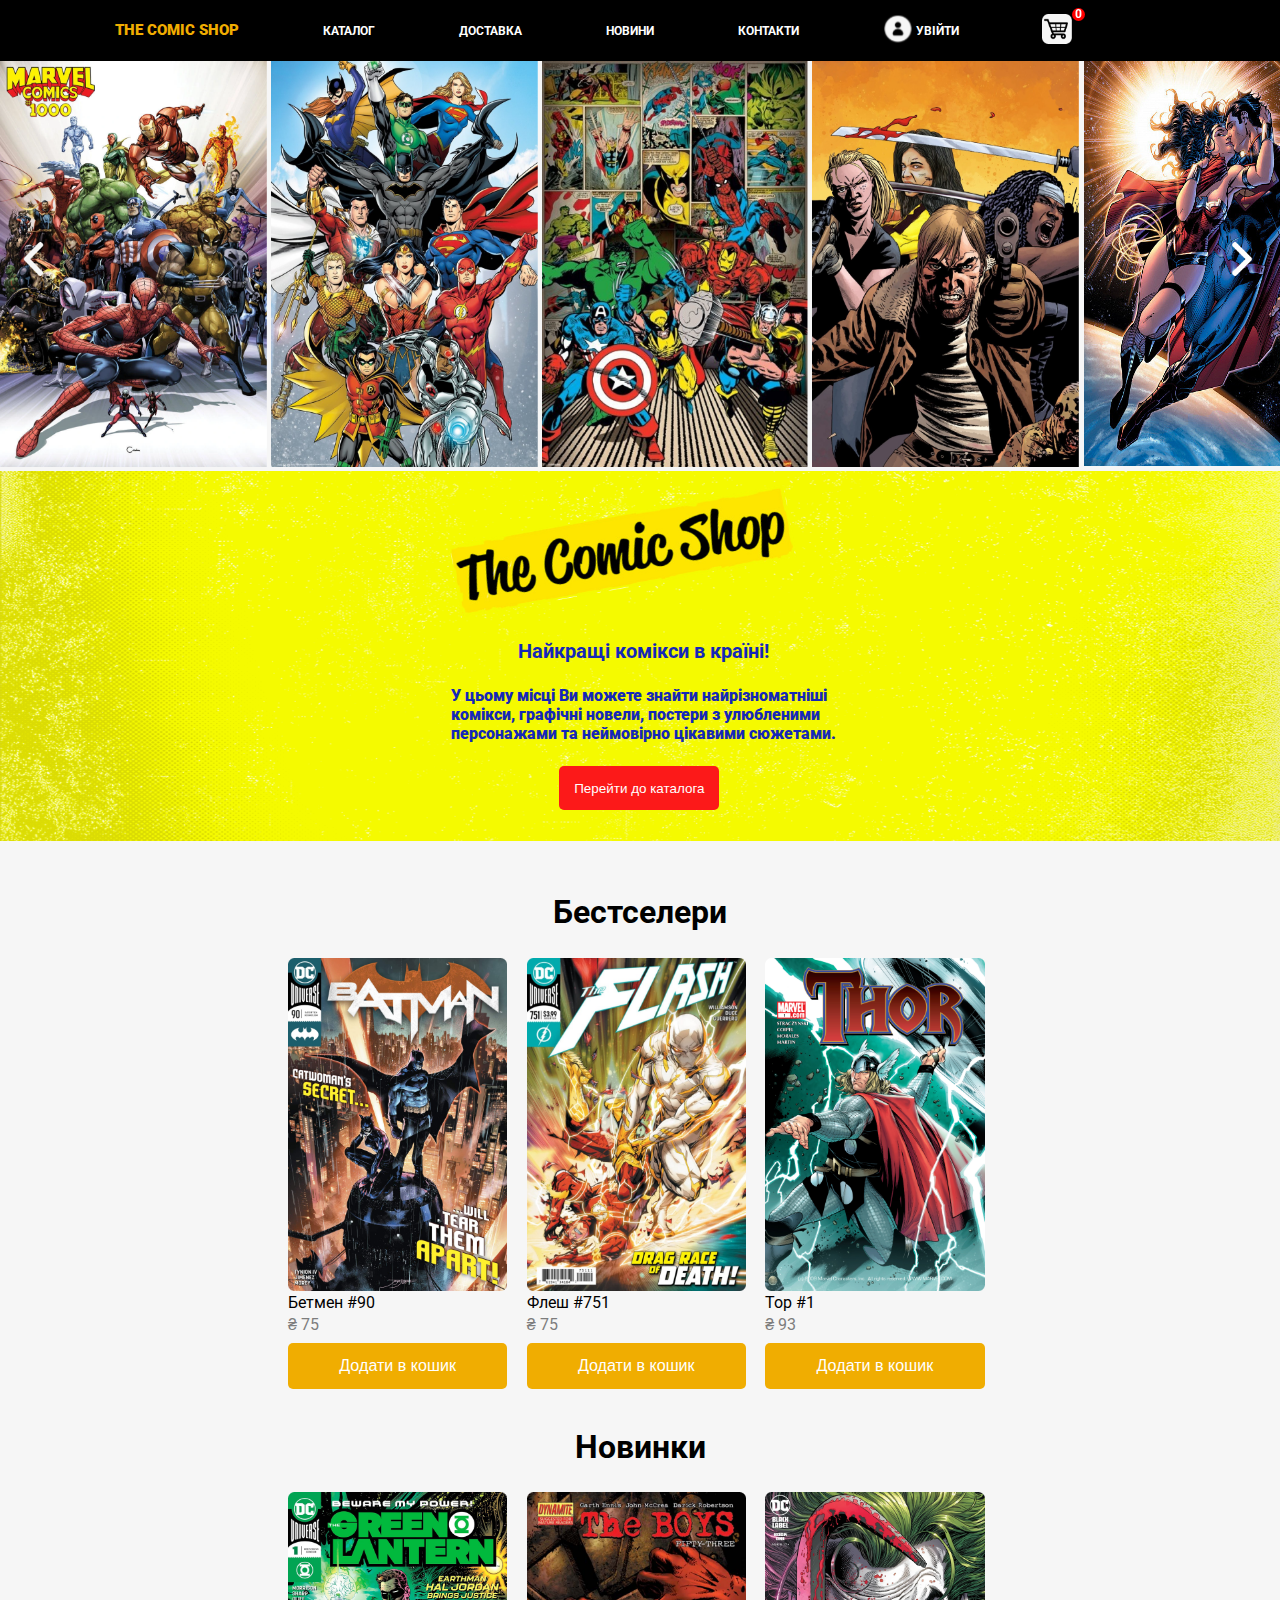
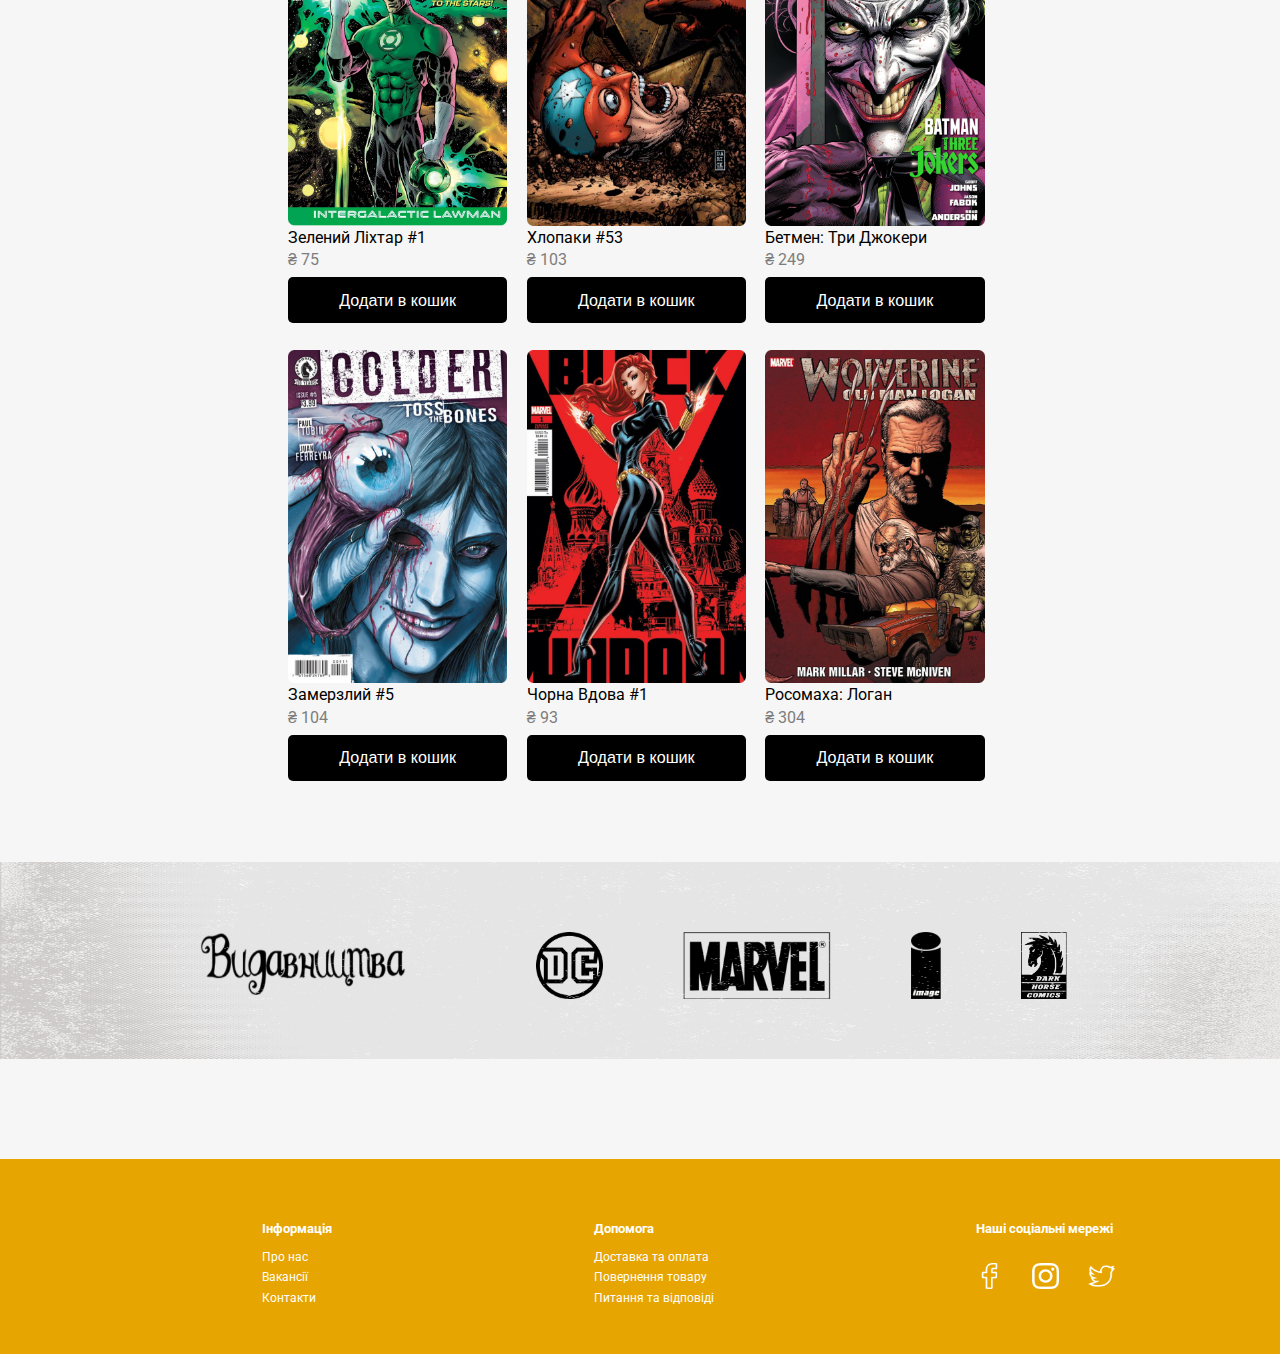
<file: index.html>
<!DOCTYPE html>
<html lang="en">
<head>
  <meta charset="UTF-8">
  <meta name="viewport" content="width=device-width, initial-scale=1.0">
  <title>The Comic Shop</title>
  <link rel="stylesheet" href="style.css">
  <link href="https://fonts.googleapis.com/css2?family=Roboto:wght@300&display=swap" rel="stylesheet">
</head>
<body>
  <header>
    <a href="index.html" class="name">THE COMIC SHOP</a>
    <a href="catalogue.html" class="link">КАТАЛОГ</a>
    <a href="" class="link">ДОСТАВКА</a>
    <a href="" class="link">НОВИНИ</a>
    <a href="" class="link">КОНТАКТИ</a>
    <a href="" class="link">
      <img src="images/login.svg" alt=""> УВІЙТИ
    </a>
    <a href="" class="cart">
      <img src="images/cart.png" alt="">
      <div class="circle"> 
        <p class="number"> 0 </p>
      </div>
    </a>
    <button class="menu_button">
      <img src="images/menu_line.png" alt="">
      <img src="images/menu_line.png" alt="">
      <img src="images/menu_line.png" alt="">
    </button>
  </header>
  <div class="slider">
    <img src="images/slide1.png" alt="" id="slide1">
    <img src="images/slide2.png" alt="">
    <img src="images/slide3.png" alt="" id="slide3">
    <img src="images/slide4.png" alt="" id="slide4">
    <img src="images/slide5.jpg" alt="" class="hidden_slide">
    <img src="images/slide6.jpg" alt="" class="hidden_slide">
    <img src="images/slide7.jpg" alt="" class="hidden_slide">
    <img src="images/slide8.jpg" alt="" class="hidden_slide">
    <img src="images/slide9.jpg" alt="" id="slide9">
    <img src="images/slide10.jpg" alt="" id="slide10">
    <img src="images/left-arrow.png" alt="" id="leftArrow">
    <img src="images/right-arrow.png" alt="" id="rightArrow">
  </div>
  <div class="information">
    <img src="images/information.png" alt="" id="grid1">
    <img src="images/logo.png" alt="" id="logo">
    <h2 class="best_comics"> Найкращі комікси в країні!</h2>
    <p class="info">У цьому місці Ви можете знайти найрізноматніші <br> комікси, графічні новели, постери з улюбленими <br> персонажами та неймовірно цікавими сюжетами.</p>
    <button id="goToCatalogue" onclick="location.href='catalogue.html'">Перейти до каталога</button>
  </div>
  <div class="bestsellers">
    <h1>Бестселери</h1>
    <div class="products">
      <div class="product">
        <img class="product_cover" src="images/batman90.png" alt="">
        <a href="" class="product_name">Бетмен #90</a>
        <p class="product_price">₴ 75</p>
        <button class="addToCart1">Додати в кошик</button>
      </div>
      <div class="product">
        <img class="product_cover" src="images/theflash751.png" alt="">
        <a href="productPage.html" class="product_name">Флеш #751</a>
        <p class="product_price">₴ 75</p>
        <button class="addToCart1">Додати в кошик</button>
      </div>
      <div class="product" id="third_product">
        <img class="product_cover" src="images/thor1.png" alt="">
        <a href="" class="product_name"> Тор #1</a>
        <p class="product_price">₴ 93</p>
        <button class="addToCart1">Додати в кошик</button>
      </div>
    </div>
  </div>
  <div class="newbies">
    <h1>Новинки</h1>
    <div class="products">
      <div class="product">
        <img class="product_cover" src="images/greenlantern1.png" alt="">
        <a href="" class="product_name"> Зелений Ліхтар #1</a>
        <p class="product_price">₴ 75</p>
        <button class="addToCart2">Додати в кошик</button>
      </div>
      <div class="product">
        <img class="product_cover" src="images/theboys53.png" alt="">
        <a href="" class="product_name">Хлопаки #53</a>
        <p class="product_price">₴ 103</p>
        <button class="addToCart2">Додати в кошик</button>
      </div>
      <div class="product" id="third_product">
        <img class="product_cover" src="images/batman_3_jokers.png" alt="">
        <a href="" class="product_name">Бетмен: Три Джокери</a>
        <p class="product_price">₴ 249</p>
        <button class="addToCart2">Додати в кошик</button>
      </div>
    </div>
    <div class="products">
      <div class="product">
        <img class="product_cover" src="images/colder5.png" alt="">
        <a href="" class="product_name">Замерзлий #5</a>
        <p class="product_price">₴ 104</p>
        <button class="addToCart2">Додати в кошик</button>
      </div>
      <div class="product">
        <img class="product_cover" src="images/blackwidow1.png" alt="">
        <a href="" class="product_name">Чорна Вдова #1</a>
        <p class="product_price">₴ 93</p>
        <button class="addToCart2">Додати в кошик</button>
      </div>
      <div class="product" id="third_product">
        <img class="product_cover" src="images/wolverine.png" alt="">
        <a href="" class="product_name">Росомаха: Логан</a>
        <p class="product_price">₴ 304</p>
        <button class="addToCart2">Додати в кошик</button>
      </div>
    </div>
  </div>
  <div class="publishers">
    <img src="images/information.png" alt="" id="grid">
    <div class="logos">
      <img src="images/publishers.png" alt="" id="publishers_logo">
      <img src="images/dc_logo.png" alt="" class="publisher_logo">
      <img src="images/marvel_logo.png" alt="" class="publisher_logo" id="logo2">
      <img src="images/image_logo.png" alt="" class="publisher_logo" id="logo3">
      <img src="images/dh_logo.png" alt="" class="publisher_logo" id="logo4">
    </div>
  </div>
  <div class="footer">
    <div class="footer_div">
      <h3>Інформація</h3>
      <a href="" class="footer_link">Про нас</a>
      <a href="" class="footer_link">Вакансії</a>
      <a href="" class="footer_link">Контакти</a>
    </div>
    <div class="footer_div">
      <h3> Допомога</h3>
      <a href="" class="footer_link">Доставка та оплата</a>
      <a href="" class="footer_link">Повернення товару</a>
      <a href="" class="footer_link">Питання та відповіді</a>
    </div>
    <div class="footer_div">
      <h3>Наші соціальні мережі</h3>
      <div class="icons">
        <a href="" class="footer_link"><img src="images/facebook.png" alt="" class="icon"></a>
        <a href="" class="footer_link"><img src="images/instagram.png" alt="" class="icon"></a>
        <a href="" class="footer_link"><img src="images/twitter.png" alt="" class="icon"></a>
      </div>
    </div>
  </div>
</body>
</html>
</file>
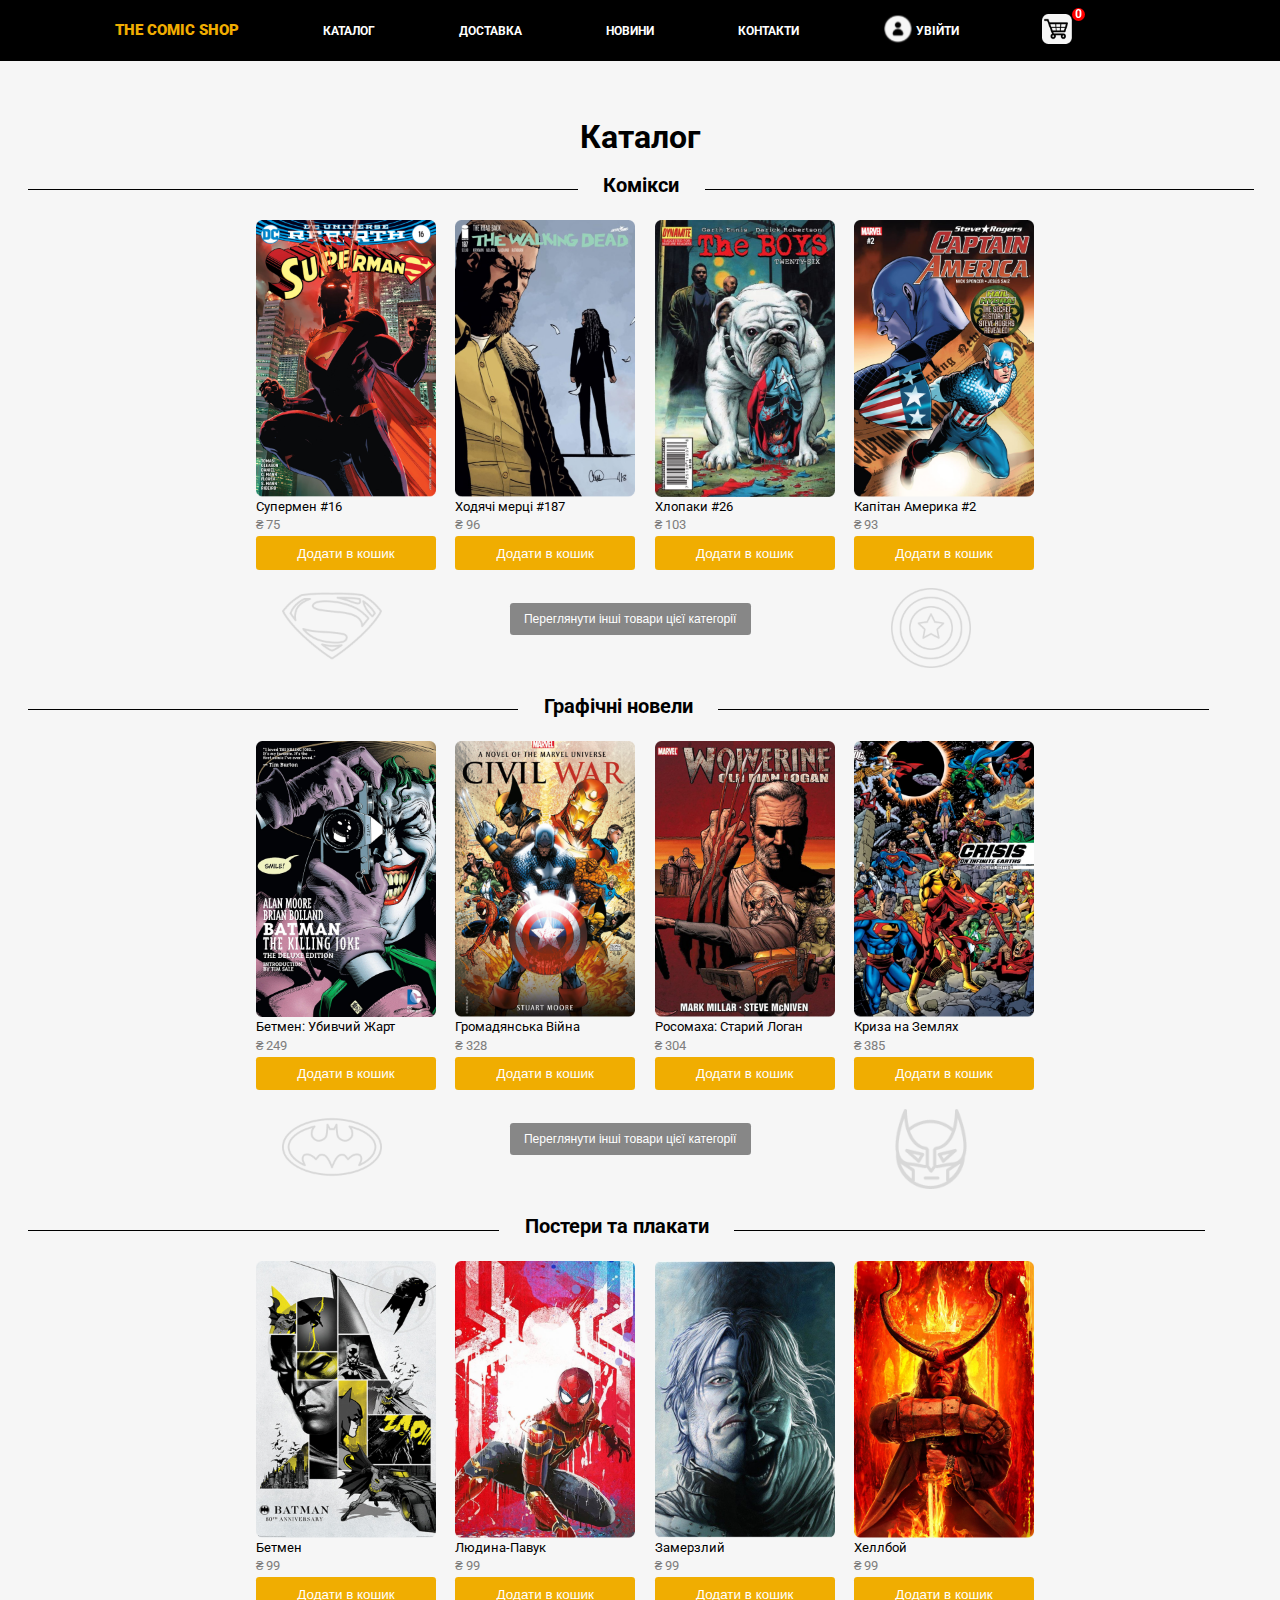
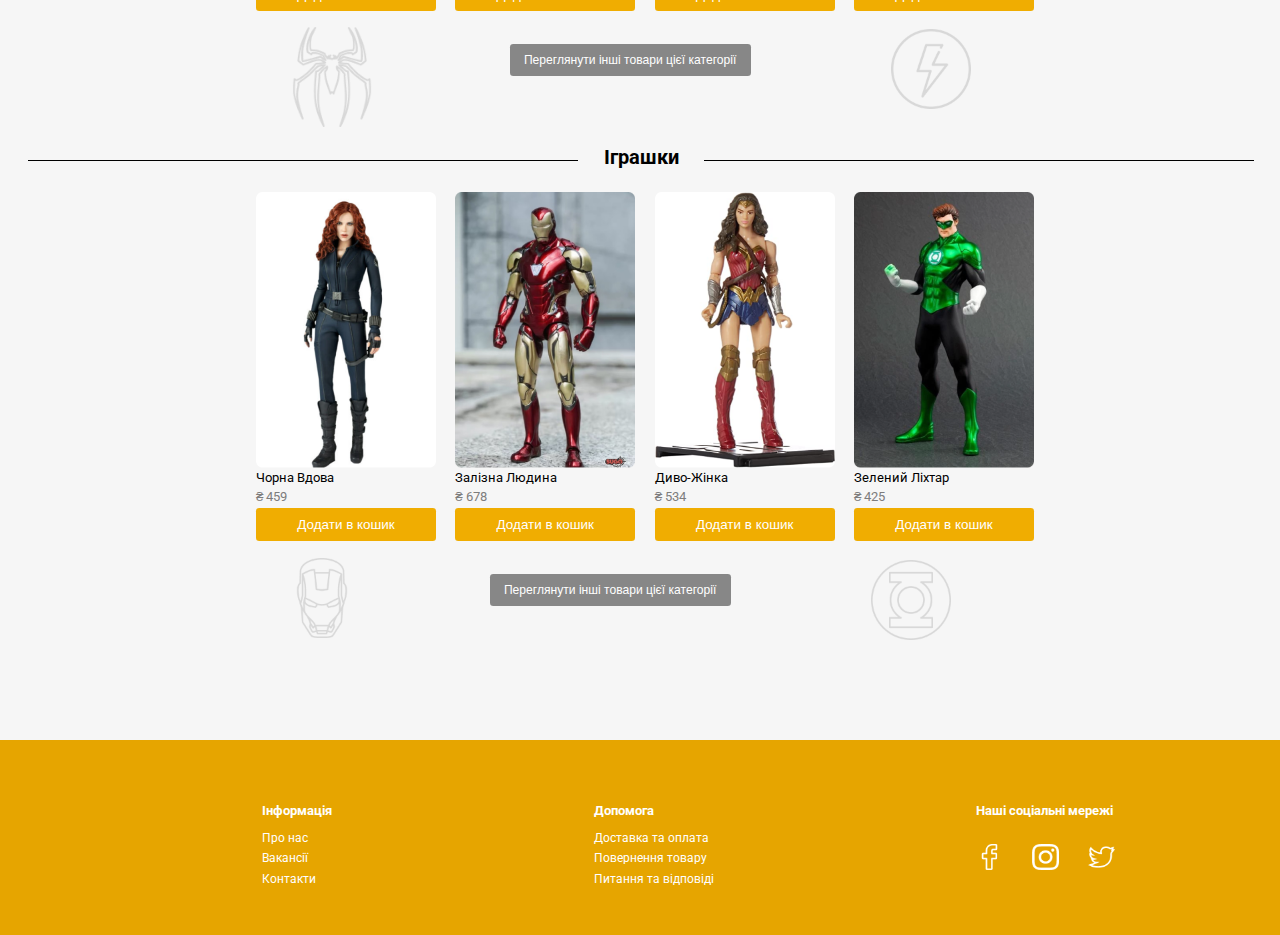
<file: catalogue.html>
<!DOCTYPE html>
<html lang="en">
<head>
  <meta charset="UTF-8">
  <meta name="viewport" content="width=device-width, initial-scale=1.0">
  <title>Каталог</title>
  <link rel="stylesheet" href="style.css">
  <link href="https://fonts.googleapis.com/css2?family=Roboto:wght@300&display=swap" rel="stylesheet">
</head>
<body>
  <header>
    <a href="index.html" class="name">THE COMIC SHOP</a>
    <a href="catalogue.html" class="link">КАТАЛОГ</a>
    <a href="" class="link">ДОСТАВКА</a>
    <a href="" class="link">НОВИНИ</a>
    <a href="" class="link">КОНТАКТИ</a>
    <a href="" class="link">
      <img src="images/login.svg" alt=""> УВІЙТИ
    </a>
    <a href="" class="cart">
      <img src="images/cart.png" alt="">
      <div class="circle"> 
        <p class="number"> 0 </p>
      </div>
    </a>
    <button class="menu_button">
      <img src="images/menu_line.png" alt="">
      <img src="images/menu_line.png" alt="">
      <img src="images/menu_line.png" alt="">
    </button>
  </header>
  <h1 class="catalogue">Каталог</h1>
  <div class="category">
    <div class="before"></div>
    <h2 class="category_name">Комікси</h2>
    <div class="after"></div>
  </div>
  <div class="category_products">
    <div class="first">
      <div class="product2">
        <img src="images/superman16.png" alt="">
        <a href="" class="product_name2">Супермен #16</a>
        <p class="product_price2">₴ 75</p>
        <button class="addToCart3">Додати в кошик</button>
      </div>
      <div class="product2">
        <img src="images/twd187.png" alt="">
        <a href="" class="product_name2">Ходячі мерці #187</a>
        <p class="product_price2">₴ 96</p>
        <button class="addToCart3">Додати в кошик</button>
      </div>
    </div>
    <div class="second">
      <div class="product2">
        <img src="images/theboys26.png" alt="">
        <a href="" class="product_name2">Хлопаки #26</a>
        <p class="product_price2">₴ 103</p>
        <button class="addToCart3">Додати в кошик</button>
      </div>
      <div class="product2" id="fourth_product">
        <img src="images/capitainamerica2.png" alt="">
        <a href="" class="product_name2">Капітан Америка #2</a>
        <p class="product_price2">₴ 93</p>
        <button class="addToCart3">Додати в кошик</button>
      </div>
    </div>
  </div>
  <div class="category_logos">
    <img src="images/pict1.png" alt="" class="left_picture">
    <button class="other_products">Переглянути інші товари цієї категорії</button>
    <img src="images/pict2.png" alt="" class="right_picture">
  </div>
  <div class="category">
    <div class="before2"></div>
    <h2 class="category_name">Графічні новели</h2>
    <div class="after2"></div>
  </div>
  <div class="category_products">
    <div class="first">
      <div class="product2">
        <img src="images/killing_joke.png" alt="">
        <a href="" class="product_name2">Бетмен: Убивчий Жарт</a>
        <p class="product_price2">₴ 249</p>
        <button class="addToCart3">Додати в кошик</button>
      </div>
      <div class="product2">
        <img src="images/civil_war.png" alt="">
        <a href="" class="product_name2">Громадянська Війна</a>
        <p class="product_price2">₴ 328</p>
        <button class="addToCart3">Додати в кошик</button>
      </div>
    </div>
    <div class="second">
      <div class="product2" id="fourth_product">
        <img src="images/logan.png" alt="">
        <a href="" class="product_name2">Росомаха: Старий Логан</a>
        <p class="product_price2">₴ 304</p>
        <button class="addToCart3">Додати в кошик</button>
      </div>
      <div class="product2">
        <img src="images/crisis.png" alt="">
        <a href="" class="product_name2">Криза на Землях</a>
        <p class="product_price2">₴ 385</p>
        <button class="addToCart3">Додати в кошик</button>
      </div>
    </div>
  </div>
  <div class="category_logos">
    <img src="images/pict3.png" alt="" class="left_picture">
    <button class="other_products">Переглянути інші товари цієї категорії</button>
    <img src="images/pict4.png" alt="" class="right_picture" id="wolvwrine">
  </div>
  <div class="category">
    <div class="before3"></div>
    <h2 class="category_name">Постери та плакати</h2>
    <div class="after3"></div>
  </div>
  <div class="category_products">
    <div class="first">
      <div class="product2">
        <img src="images/poster1.png" alt="">
        <a href="" class="product_name2">Бетмен</a>
        <p class="product_price2">₴ 99</p>
        <button class="addToCart3">Додати в кошик</button>
      </div>
      <div class="product2">
        <img src="images/poster2.png" alt="">
        <a href="" class="product_name2">Людина-Павук</a>
        <p class="product_price2">₴ 99</p>
        <button class="addToCart3">Додати в кошик</button>
      </div>
    </div>
    <div class="second">
      <div class="product2">
        <img src="images/poster3.png" alt="">
        <a href="" class="product_name2">Замерзлий</a>
        <p class="product_price2">₴ 99</p>
        <button class="addToCart3">Додати в кошик</button>
      </div>
      <div class="product2" id="fourth_product">
        <img src="images/poster4.png" alt="" class="hellboy">
        <a href="" class="product_name2">Хеллбой</a>
        <p class="product_price2">₴ 99</p>
        <button class="addToCart3">Додати в кошик</button>
      </div>
    </div>
  </div>
  <div class="category_logos">
    <img src="images/pict5.png" alt="" class="left_picture" id="spider_man">
    <button class="other_products">Переглянути інші товари цієї категорії</button>
    <img src="images/pict6.png" alt="" class="right_picture" id="wolvwrine">
  </div>
  <div class="category">
    <div class="before"></div>
    <h2 class="category_name">Іграшки</h2>
    <div class="after"></div>
  </div>
  <div class="category_products">
    <div class="first">
      <div class="product2">
        <img src="images/bwtoy.png" alt="">
        <a href="" class="product_name2">Чорна Вдова</a>
        <p class="product_price2">₴ 459</p>
        <button class="addToCart3">Додати в кошик</button>
      </div>
      <div class="product2">
        <img src="images/imtoy.png" alt="">
        <a href="" class="product_name2">Залізна Людина</a>
        <p class="product_price2">₴ 678</p>
        <button class="addToCart3">Додати в кошик</button>
      </div>
    </div>
    <div class="second">
      <div class="product2">
        <img src="images/wwtoy.png" alt="">
        <a href="" class="product_name2">Диво-Жінка</a>
        <p class="product_price2">₴ 534</p>
        <button class="addToCart3">Додати в кошик</button>
      </div>
      <div class="product2" id="fourth_product">
        <img src="images/gltoy.png" alt="">
        <a href="" class="product_name2">Зелений Ліхтар</a>
        <p class="product_price2">₴ 425</p>
        <button class="addToCart3">Додати в кошик</button>
      </div>
    </div>
  </div>
  <div class="category_logos">
    <img src="images/pict7.png" alt="" class="left_picture" id="iron_man">
    <button class="other_products">Переглянути інші товари цієї категорії</button>
    <img src="images/pict8.png" alt="" class="right_picture">
  </div>
  <div class="footer">
    <div class="footer_div">
      <h3>Інформація</h3>
      <a href="" class="footer_link">Про нас</a>
      <a href="" class="footer_link">Вакансії</a>
      <a href="" class="footer_link">Контакти</a>
    </div>
    <div class="footer_div">
      <h3> Допомога</h3>
      <a href="" class="footer_link">Доставка та оплата</a>
      <a href="" class="footer_link">Повернення товару</a>
      <a href="" class="footer_link">Питання та відповіді</a>
    </div>
    <div class="footer_div">
      <h3>Наші соціальні мережі</h3>
      <div class="icons">
        <a href="" class="footer_link"><img src="images/facebook.png" alt="" class="icon"></a>
        <a href="" class="footer_link"><img src="images/instagram.png" alt="" class="icon"></a>
        <a href="" class="footer_link"><img src="images/twitter.png" alt="" class="icon"></a>
      </div>
    </div>
  </div>
</body>
</html>
</file>
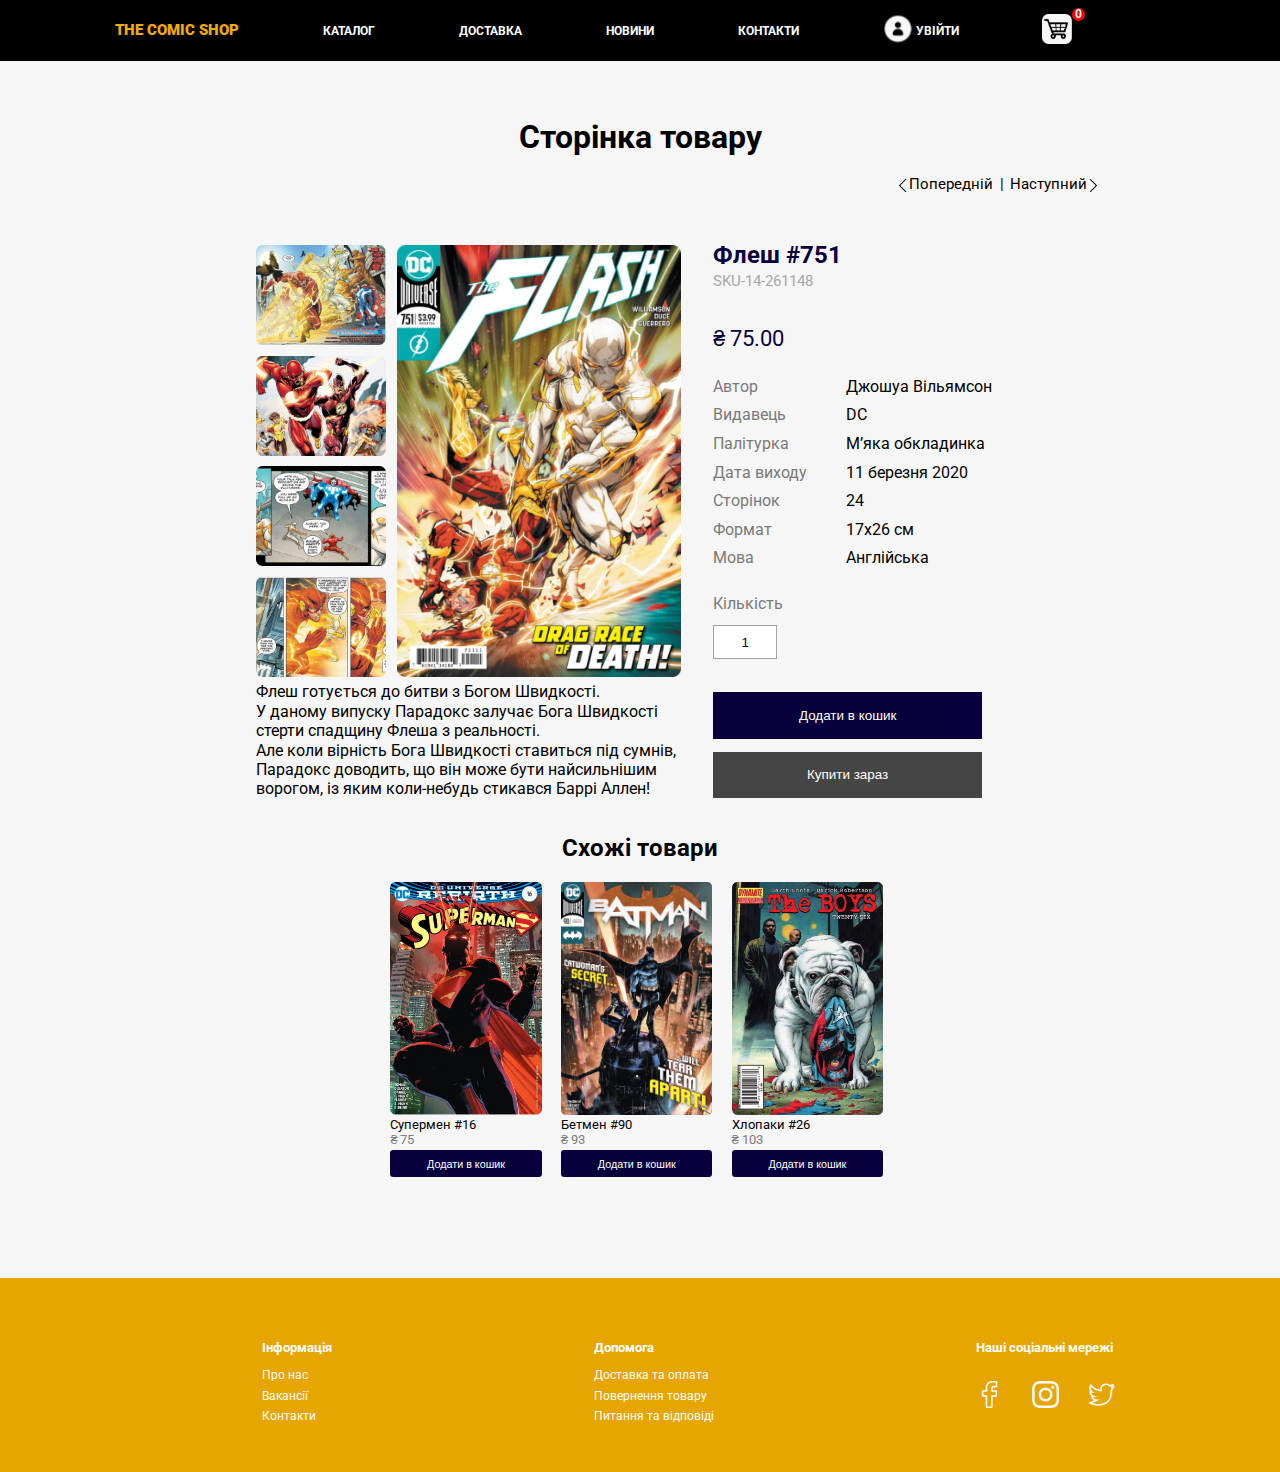
<file: productPage.html>
<!DOCTYPE html>
<html lang="en">
<head>
  <meta charset="UTF-8">
  <meta name="viewport" content="width=device-width, initial-scale=1.0">
  <title>Сторінка товару</title>
  <link rel="stylesheet" href="style.css">
  <link href="https://fonts.googleapis.com/css2?family=Roboto:wght@300&display=swap" rel="stylesheet">
</head>
<body>
  <header>
    <a href="index.html" class="name">THE COMIC SHOP</a>
    <a href="catalogue.html" class="link">КАТАЛОГ</a>
    <a href="" class="link">ДОСТАВКА</a>
    <a href="" class="link">НОВИНИ</a>
    <a href="" class="link">КОНТАКТИ</a>
    <a href="" class="link">
      <img src="images/login.svg" alt=""> УВІЙТИ
    </a>
    <a href="" class="cart">
      <img src="images/cart.png" alt="">
      <div class="circle"> 
        <p class="number"> 0 </p>
      </div>
    </a>
    <button class="menu_button">
      <img src="images/menu_line.png" alt="">
      <img src="images/menu_line.png" alt="">
      <img src="images/menu_line.png" alt="">
    </button>
  </header>
  <h1 class="catalogue">Сторінка товару</h1>
  <div class="prev_next">
    <a href=""><img src="images/prev.png" alt="" class="prev_img"></a>
    <a href="" class="prev">Попередній</a>
    <p class="divider">|</p>
    <a href="" class="next">Наступний</a>
    <a href=""><img src="images/next.png" alt="" class="prev_img"></a>
  </div>
  <div class="product_information">
    <div class="photos_about">
      <div class="photos">
        <div class="side_photos">
          <img src="images/sidephoto1.png" alt="" class="side_photo">
          <img src="images/sidephoto2.png" alt="" class="side_photo" id="side2">
          <img src="images/sidephoto3.png" alt="" class="side_photo" id="side3">
          <img src="images/sidephoto4.png" alt="" class="side_photo">
        </div>
        <div class="main_photo">
          <img src="images/theflash751.png" alt="">
        </div>
      </div>
      <div class="desctop_info">
        <p class="about">
          Флеш готується до битви з Богом Швидкості.
        </p>
        <p class="about">
          У даному випуску Парадокс залучає Бога Швидкості <br>стерти спадщину Флеша з реальності.
        </p>
        <p class="about">
          Але коли вірність Бога Швидкості ставиться під сумнів,<br> 
          Парадокс доводить, що він може бути найсильнішим <br>ворогом, 
          із яким коли-небудь стикався Баррі Аллен!
        </p> 
      </div>
      <div class="phone_info">
        <p class="about">
          Флеш готується до битви з Богом <br> Швидкості.
        </p>
        <p class="about">
          У даному випуску Парадокс залучає <br> Бога Швидкості стерти спадщину <br> Флеша  з реальності.
        </p>
        <p class="about">
          Але коли вірність Бога Швидкості <br> ставиться під сумнів, 
          Парадокс <br>доводить, що він може бути <br> найсильнішим ворогом, 
          із яким <br> коли-небудь  стикався Баррі Аллен!
        </p> 
      </div>
      </p>
    </div>
    <div class="description">
      <h1>Флеш #751</h1>
      <p class="code">SKU-14-261148</p>
      <p class="price">₴ 75.00</p>
      <div class="key_value">
        <div class="keys">
          <p>Автор</p>
          <p>Видавець</p>
          <p>Палітурка</p>
          <p>Дата виходу</p>
          <p>Сторінок</p>
          <p>Формат</p>
          <p>Мова</p>
        </div>
        <div class="values">
          <p>Джошуа Вільямсон</p>
          <p>DC</p>
          <p>М’яка обкладинка</p>
          <p>11 березня 2020</p>
          <p>24</p>
          <p>17х26 см</p>
          <p>Англійська</p>
        </div>
      </div>
      <p class="count">Кількість</p>
      <input type="text" class="itemsCount" value="1">
      <button class="addToCart4">Додати в кошик</button>
      <button class="buy">Купити зараз</button>
    </div>
  </div>
  <h2 class="similar_products_title">Схожі товари</h2>
  <div class="similar_products">
    <div class="product">
      <img src="images/superman16.png" alt="">
      <a href="" class="product_name3">Супермен #16</a>
      <p class="product_price3">₴ 75</p>
      <button class="addToCart5">Додати в кошик</button>
    </div>
    <div class="product">
      <img src="images/batman90.png" alt="">
      <a href="" class="product_name3">Бетмен #90</a>
      <p class="product_price3">₴ 93</p>
      <button class="addToCart5">Додати в кошик</button>
    </div>
    <div class="product" id="sp3">
      <img src="images/theboys26.png" alt="">
      <a href="" class="product_name3">Хлопаки #26</a>
      <p class="product_price3">₴ 103</p>
      <button class="addToCart5">Додати в кошик</button>
    </div>
  </div>
  <div class="footer">
    <div class="footer_div">
      <h3>Інформація</h3>
      <a href="" class="footer_link">Про нас</a>
      <a href="" class="footer_link">Вакансії</a>
      <a href="" class="footer_link">Контакти</a>
    </div>
    <div class="footer_div">
      <h3> Допомога</h3>
      <a href="" class="footer_link">Доставка та оплата</a>
      <a href="" class="footer_link">Повернення товару</a>
      <a href="" class="footer_link">Питання та відповіді</a>
    </div>
    <div class="footer_div">
      <h3>Наші соціальні мережі</h3>
      <div class="icons">
        <a href="" class="footer_link"><img src="images/facebook.png" alt="" class="icon"></a>
        <a href="" class="footer_link"><img src="images/instagram.png" alt="" class="icon"></a>
        <a href="" class="footer_link"><img src="images/twitter.png" alt="" class="icon"></a>
      </div>
    </div>
  </div>
</body>
</html>
</file>
<file: style.css>
@import url('https://fonts.googleapis.com/css2?family=Roboto:wght@400;700&display=swap');

* {
  box-sizing: border-box;
}

html {
  font-family: 'Roboto', sans-serif;
}

body {
  margin: 0;
  background-color: #F6F6F6;
  overflow-x: hidden;
}

header {
  height: calc(100vw * 0.0479);
  width: 100vw;
  background-color: black;
  font-family: 'Roboto', sans-serif;
  position: fixed;
  top: 0;
  z-index: 100;
}

button {
  cursor: pointer;
  outline: none;
}

.name {
  color: #F0AD01;
  font-size: 22px;
  line-height: calc(100vw * 0.0479);
  margin-left: 12.5vw;
  font-weight: 900;
  display: inline;
  text-decoration: none;
  cursor: pointer;
}

.link, .cart {
  color: white;
  font-size: 18px;
  line-height: calc(100vw * 0.0479);
  margin-left: 6.25vw;
  font-weight: 700;
  font-family: 'Roboto', sans-serif;
  display: inline;
  text-decoration: none;
}

.link img, .cart img {
  position: relative;
  top: 0.729vw;
  height: 2.344vw;
  width: 2.343vw;
}

.circle {
  background-color: red;
  width: 1.042vw;
  height: 1.042vw;
  border-radius: 100%;
  position: relative;
  top: -5.012vw;
  left: 86.2vw;
}

.circle p {
  color: white;
  position: relative;
  top: -1.86vw;
  left: 0.29vw;
  font-size: 15.5px;
}

.menu_button {
  display: none;
}

.slider {
  margin-top: 4.78vw;
  height: calc(20.833vw * 1.522);
}

.slider img {
  height: calc(20.833vw * 1.522);
  width: 20.833vw;
  margin-right: 0;
}

#slide1 {
  margin-right: 0.026vw;
}

.hidden_slide {
  position: relative;
  left: 84.2vw;
  top: -31.91vw;
}

#slide9, #slide10 {
  position: relative;
  left: 168.4vw;
  top: -63.83vw;
}

#leftArrow {
  position: relative;
  height: 2.625vw;
  width: 2.625vw;
  top: -79vw;
  left: -41vw;
  cursor: pointer;
}

#rightArrow {
  position: relative;
  height: 2.625vw;
  width: 2.625vw;
  top: -79vw;
  left: 50.5vw;
  cursor: pointer;
}

.information {
  margin-top: 0.4073vh;
  height: calc(100vw * 0.289);
  background-color: #F5FA00;
}

#grid1 {
  width: 100vw;
  height: calc(100vw * 0.289);
}

#logo {
  position: relative;
  top: -28.125vw;
  left: 35vw;
  height: calc(27.239vw * 0.383);
  width: 27.239vw;
}

.best_comics {
  color: #1427B8;
  position: relative;
  top: -28.125vw;
  left: 40.5vw;
  font-size: 30px;
}

.info {
  color: #1427B8;
  font-weight: 900;
  position: relative;
  top: -27.604vw;
  left: 35.2vw;
  font-size: 24px;
}

#goToCatalogue {
  background-color: #FC1919;
  border: none;
  color: white;
  height: 66px;
  width: 238px;
  border-radius: 5px;
  font-size: 20px;
  position: relative;
  top: -27.604vw;
  left: 43.7vw;
  margin-top: 0.511vw;
}

.bestsellers {
  margin-top: 4.092vw;
}

.bestsellers h1 {
  text-align: center;
  font-size: 48px;
}

.products {
  margin-left: 22.5vw;
  margin-top: 2.08vw;
  display: flex;
  flex-direction: row;
}

.products div {
  margin-left: 0vw;
}

.product {
  margin-right: 1.51vw;
  display: flex;
  flex-direction: column;
  max-width: 17.135vw;
}

.product_cover {
  height: calc(17.135vw * 1.52);
  width: 17.135vw;
}

.product_name {
  font-size: 24px;
  margin-top: 0.156vw;
  cursor: pointer;
  text-decoration: none;
  color: black;
}

.product_name:hover {
  text-decoration: underline;
}

.product_price {
  font-size: 24px;
  color: #7D7D7D;
  margin-top: 0.26vw;
}

.addToCart1, .addToCart2 {
  /* width: 17.135vw; */
  width: 100%;
  /* height: calc(17.135vw * 0.21); */
  height: 69px;
  font-size: 24px;
  border: none;
  background-color: #F0AD01;
  color: white;
  border-radius: 5px;
  margin-top: -0.613vw;
}

.newbies {
  margin-top: 3.073vw;
}

.newbies h1 {
  text-align: center;
  font-size: 48px;
}

.addToCart2 {
  background-color: black;
}

.publishers {
  height: 15.364vw;
  background-color: #E5E5E5;
  margin-top: 9vh;
}

#grid {
  width: 100vw;
  height: 15.364vw;
  position: relative;
  z-index: 10;
}

.logos {
  display: flex;
  flex-direction: row;
}

#publishers_logo {
  position: relative;
  top: -10.208vw;
  left: 15vw;
  height: calc(16.875vw * 0.29);
  width: 16.875vw;
}

.publisher_logo {
  position: relative;
  top: -10.208vw;
  left: 25vw;
  height: 5.208vw;
  margin-right: 6.25vw;
}

.footer {
  margin-top: 7.864vw;
  background-color: #E6A500;
  height: 15.208vw;
  display: flex;
  flex-direction: row;
}

.footer_div {
  padding-top: 3.802vw;
  padding-left: 20.468vw;
  display: flex;
  flex-direction: column;
  color: white;
}

.footer_link {
  font-size: 18px;
  cursor: pointer;
  text-decoration: none;
  color: white;
}

.footer_link:hover {
  text-decoration: underline;
}

.footer h3 {
  font-size: 20px;
}

.icons {
  margin-top: 1vw;
}

.icons a {
  margin-right: 2vw;
}

.icon {
  height: 2.083vw;
  width: 2.083vw;
}

.footer_div a {
  padding-bottom: 0.511vw;
}

.catalogue {
  margin-top: 9.206vw;
  text-align: center;
  font-size: 48px;
}

.category {
  margin-top: 2.557vw;
  display: flex;
  flex-direction: row;
}

.before, .after {
  margin-left: 2.1875vw;
  margin-right: 2vw;
  height: 0.102vw;
  background-color: black;
  width: 43vw;
}

.after {
  margin-left: 2vw;
}

.category_name {
  margin-top: -1.125vw;
  font-size: 31px;
}

.category_products {
  margin-left: 20vw;
  margin-top: 0.511vw;
  display: flex;
  flex-direction: row;
}

.first, .second {
  display: flex;
  flex-direction: row;
}

.product2 {
  margin-right: 1.51vw;
  display: flex;
  flex-direction: column;
  max-width: 14.0625vw;
}

.product2 img {
  width: 14.0625vw;
  height: calc(14.0625vw * 1.537);
}

.addToCart3 {
  margin-top: -0.718vw;
  height: 50px;
  width: 100%;
  background-color: #F0AD01;
  color: white;
  border: none;
  border-radius: 0.26vw;
  font-size: 20px;
}

.other_products {
  margin-top: 2.557vw;
  margin-left: 10vw;
  height: 52px;
  width: 385px;
  background-color: #878787;
  color: white;
  border: none;
  border-radius: 0.26vw;
  font-size: 18px;
}

.left_picture {
  margin-left: 22vw;
  margin-top: 0.511vw;
  height: 7.8125vw;
  width: 7.8125vw;
}

.category_logos {
  display: flex;
}

.right_picture {
  margin-left: 11vw;
  margin-top: 1.432vw;
  height: 6.25vw;
  width: 6.25vw;
}

.before2, .after2 {
  margin-left: 2.1875vw;
  margin-right: 2vw;
  height: 0.102vw;
  background-color: black;
  width: 38.3vw;
}

.after2 {
  margin-left: 2vw;
}

.product_name2 {
  font-size: 20px;
  margin-top: 0.153vw;
  cursor: pointer;
  text-decoration: none;
  color: black;
}

.product_name2:hover {
  text-decoration: underline;
}

.product_price2 {
  font-size: 20px;
  color: #7D7D7D;
  margin-top: 0.256vw;
}

#wolverine {
  height: 5.208vw;
  width: 5.208;
  margin-top: 5vh;
}

#spider_man {
  margin-top: 1.278vw;
}

#iron_man {
  margin-top: 1.278vw;
  height: 6.25vw;
  width: 6.25vw;
}

.before3, .after3 {
  margin-left: 2.1875vw;
  margin-right: 2vw;
  height: 0.102vw;
  background-color: black;
  width: 36.8vw;
}

.after3 {
  margin-left: 2vw;
}

.prev_next {
  display: flex;
  flex-direction: row;
  margin-left: 70vw;
}

.prev, .next {
  text-decoration: none;
  color: black;
  font-size: 22px;
  margin-top: -0.153vw;
}

.prev_img {
  height: 1.041vw;
  width: 1.041vw;
}

.divider {
  margin-top: -0.204vw;
  font-size: 23px;
  margin-left: 0.5vw;
  margin-right: 0.5vw;
}

.product_information {
  display: flex;
  margin-top: 2.046vw;
}

.photos {
  display: flex;
}

.side_photos {
  display: flex;
  flex-direction: column;
  margin-left: 20vw;
}

.side_photo {
  height: calc(10.156vw * 0.769);
  width: 10.156vw;
  margin-top: 0.833vw;
}

.main_photo img {
  height: calc(22.187vw * 1.521);
  width: 22.187vw;
  margin-top: 0.833vw;
  margin-left: 0.833vw;
}

.description {
  margin-left: 2.552vw;
  display: flex;
  flex-direction: column;
}

.description h1 {
  color: #08003D;
  font-size: 36px;
  margin-top: 0.511vw;
}

.code {
  font-size: 22px;
  color: #A7A7A7;
  margin-top: -1.023vw;
}

.price {
  color: #08003D;
  font-size: 32px;
}

.key_value {
  display: flex;
  margin-top: -1.023vw;
}

.keys p {
  color: #7A7A7A;
  font-size: 24px;
  margin-bottom: -0.511vw;
}

.values {
  margin-left: 3vw;
}

.values p {
  font-size: 24px;
  margin-bottom: -0.511vw;
}

.count {
  color: #7A7A7A;
  font-size: 24px;
  margin-top: 2.557vw;
}

.photos_about {
  max-width: 53.2vw;
}

.itemsCount {
  height: calc(5vw * 0.531);
  width: 5vw; 
  border: 0.052vw solid #A3A3A3;
  outline: none;
  text-align: center;
  font-size: 20px;
  margin-top: -0.256vw;
}

.addToCart4, .buy {
  height: 69px;
  width: 400px;
  border: none;
  background-color: #08003D;
  color: white;
  font-size: 20px;
  margin-top: 2.556vw;
}

.buy {
  background-color: #454545;
  margin-top: 1.023vw;
}

.about {
  margin-left: 20vw;
  font-size: 24px;
  margin-top: 0.078vw;
  margin-bottom: 0.078vw;
}

.similar_products_title {
  font-size: 36px;
  text-align: center;
}

.similar_products {
  margin-left: 30.5vw;
  margin-top: 0.511vw;
  display: flex;
  flex-direction: row;
  max-width: 11.823vw;
}

.similar_products img {
  height: calc(11.823vw * 1.541);
  width: 11.823vw;
}

.addToCart5 {
  height: 40px;
  width: 100%;
  background-color: #08003D;
  color: white;
  border: none;
  border-radius: 0.26vw;
  font-size: 16px;
  margin-top: -0.767vw;
}

.product_name3 {
  font-size: 19px;
  margin-top: 0.153vw;
  cursor: pointer;
  text-decoration: none;
  color: black;
}

.product_name3:hover {
  text-decoration: underline;
}

.product_price3 {
  font-size: 19px;
  color: #7D7D7D;
  margin-top: 0vh;
}

@media (max-width: 1880px) {
  .circle {
    left: 87vw;
  }
}

@media (max-width: 1850px) {
  .circle {
    left: 87.4vw;
  }
}

@media (max-width: 1825px) {
  .circle {
    left: 87.8vw;
  }
}

@media (max-width: 1800px) {
  .circle {
    left: 88.4vw;
  }
}

@media (max-width: 1775px) {
  .circle {
    left: 89vw;
  }
}

@media (max-width: 1750px) {
  .circle {
    left: 89.6vw;
  }
}

@media (max-width: 1725px) {
  .circle {
    left: 90vw;
  }
}

@media (max-width: 1700px) {
  .circle {
    left: 90.6vw;
  }

  .addToCart1, .addToCart2 {
    height: 61.75px;
  }

  #goToCatalogue {
    height: 58.37px;
    width: 210.7px;
  }

  .other_products {
    height: 46px;
    width: 341px;
  }

  .addToCart3 {
    height: 44.22px;
  }

  .addToCart4, .buy {
    height: 61px;
    width: 354px;
  }
}

@media (max-width: 1690px) {
  .hidden_slide {
    left: 84.4vw;
    top: -31.97vw;
  }

  .name {
    font-size: 19.5px;
    margin-left: 11vw;
  }
  
  .link, .cart {
    font-size: 16px;
  }

  .circle {
    left: 85.5vw;
  }
  
  .circle p {
    font-size: 12px;
  }

  .best_comics {
    font-size: 26.5px;
  }
  
  .info,
  .product_name,
  .product_price,
  .addToCart1,
  .addToCart2,
  .keys p,
  .values p,
  .count,
  .about {
    font-size: 21.25px;
  }
  
  #goToCatalogue,
  .footer h3,
  .addToCart3,
  .product_name2,
  .product_price2,
  .itemsCount,
  .addToCart4,
  .buy {
    font-size: 17.7px;
  }

  .bestsellers h1,
  .newbies h1,
  .catalogue {
    font-size: 42.5px;
  }

  .footer_link,
  .other_products {
    font-size: 15.94px;
  }
 
  .category_name {
    font-size: 27.5px;
  }
  
  .prev,
  .next,
  .code {
    font-size: 19.48px;
  }

  .divider {
    font-size: 20.4px;
  }

  .description h1,
  .similar_products_title {
    font-size: 31.88px;
  }
  
  .price {
    font-size: 28.33px;
  }

  .addToCart5 {
    font-size: 14.17px;
  }
  
  .product_name3,
  .product_price3 {
    font-size: 16.82px;
  }
}

@media (max-width: 1650px) {
  .circle {
    left: 86.2vw;
  }
}

@media (max-width: 1625px) {
  .circle {
    left: 86.6vw;
  }
}

@media (max-width: 1600px) {
  .circle {
    left: 87vw;
  }
}

@media (max-width: 1575px) {
  .circle {
    left: 87.4vw;
  }
}

@media (max-width: 1550px) {
  .circle {
    left: 88.2vw;
  }
}

@media (max-width: 1525px) {
  .circle {
    left: 88.9vw;
  }
}

@media (max-width: 1500px) {
  .name {
    font-size: 17.2px;
    margin-left: 10vw;
  }

  .addToCart1, .addToCart2 {
    height: 54px;
  }

  #goToCatalogue {
    height: 51.5px;
    width: 186px;
  }

  .addToCart3 {
    height: 39px;
  }

  .addToCart4, .buy {
    height: 53.9px;
    width: 312.5px;
  }
  
  .link, .cart {
    font-size: 14px;
  }

  .circle {
    left: 84.3vw;
  }
  
  .circle p {
    font-size: 12px;
  }

  .best_comics {
    font-size: 23.44px;
  }
  
  .info,
  .product_name,
  .product_price,
  .addToCart1,
  .addToCart2,
  .keys p,
  .values p,
  .count,
  .about {
    font-size: 18.75px;
  }
  
  #goToCatalogue,
  .footer h3,
  .addToCart3,
  .product_name2,
  .product_price2,
  .itemsCount,
  .addToCart4,
  .buy {
    font-size: 15.63px;
  }

  .bestsellers h1,
  .newbies h1,
  .catalogue {
    font-size: 37.5px;
  }

  .footer_link,
  .other_products {
    font-size: 14px;
  }

  .category_name {
    font-size: 23.5px;
  }
  
  .prev,
  .next,
  .code {
    font-size: 17.18px;
  }

  .divider {
    font-size: 18px;
  }

  .description h1,
  .similar_products_title {
    font-size: 28.13px;
  }
  
  .price {
    font-size: 25px;
  }

  .addToCart5 {
    font-size: 12.5px;
  }
  
  .product_name3,
  .product_price3 {
    font-size: 14.84px;
  }
}

@media (max-width: 1475px) {
  .circle {
    left: 84.6vw;
  }
}

@media (max-width: 1450px) {
  .circle {
    left: 85.3vw;
  }
}

@media (max-width: 1430px) {
  .hidden_slide {
    left: 84.55vw;
    top: -32vw;
  }

  .circle {
    left: 85.9vw;
  }
  
  .circle p {
    top: -1.84vw;
    left: 0.29vw;
  }
}

@media (max-width: 1400px) {
  .circle {
    left: 86.5vw;
    top: -5.2vw;
  }
}

@media (max-width: 1375px) {
  .circle {
    left: 87.2vw;
  }
}

@media (max-width: 1350px) {
  .circle {
    left: 87.8vw;
  }

  #goToCatalogue {
    height: 46.35px;
    width: 167.34px;
  }
}

@media (max-width: 1325px) {
  .circle {
    left: 88.6vw;
  }
}

@media (max-width: 1290px) {
  .hidden_slide {
    left: 84.65vw;
    top: -32.1vw;
  }

  .addToCart1, .addToCart2 {
    height: 46px;
  }

  #goToCatalogue {
    height: 44.3px;
    width: 160px;
  }

  .other_products {
    height: 32px;
    width: 241px;
  }

  .addToCart3 {
    height: 33.56px;
  }

  .addToCart4, .buy {
    height: 46.36px;
    width: 268.7px;
  }

  .addToCart5 {
    height: 26.84px;
  }

  .circle {
    left: 83.75vw;
  }
  
  .circle p {
    top: -1.84vw;
    left: 0.25vw;
  }

  .name {
    font-size: 14.9px;
    margin-left: 9vw;
  }
  
  .link, .cart {
    font-size: 12.2px;
  }

  .best_comics {
    font-size: 20.15px;
  }
  
  .info,
  .product_name,
  .product_price,
  .addToCart1,
  .addToCart2,
  .keys p,
  .values p,
  .count,
  .about {
    font-size: 16.13px;
  }
  
  #goToCatalogue,
  .footer h3,
  .addToCart3,
  .product_name2,
  .product_price2,
  .itemsCount,
  .addToCart4,
  .buy {
    font-size: 13.44px;
  }

  .bestsellers h1,
  .newbies h1,
  .catalogue {
    font-size: 32.25px;
  }

  .footer_link,
  .other_products {
    font-size: 12.1px;
  }

  .category_name {
    font-size: 19.9px;
  }
  
  .prev,
  .next,
  .code {
    font-size: 14.78px;
  }

  .divider {
    font-size: 15.45px;
  }

  .description h1,
  .similar_products_title {
    font-size: 24.18px;
  }
  
  .price {
    font-size: 21.5px;
  }

  .addToCart5 {
    font-size: 10.75px;
  }
  
  .product_name3,
  .product_price3 {
    font-size: 12.76px;
  }
}

@media (max-width: 1275px) {
  .circle {
    left: 84.3vw;
  }
}

@media (max-width: 1245px) {
  .circle {
    left: 84.8vw;
  }
}

@media (max-width: 1220px) {
  .circle {
    left: 85.4vw;
  }
}

@media (max-width: 1195px) {
  .circle {
    left: 86.3vw;
  }
}

@media (max-width: 1170px) {
  .prev, .next {
    margin-top: 0vw;
  }

  .hidden_slide {
    left: 84.8vw;
    top: -32.1vw;
  }

  .circle {
    left: 87vw;
  }

  .circle p {
    font-size: 11px;
  }

  #goToCatalogue {
    height: 40.17px;
    width: 145px;
  }
}

@media (max-width: 1150px) {
  .circle {
    left: 87.7vw;
  }
}

@media (max-width: 1125px) {
  .circle {
    left: 88.6vw;
  }
}

@media (max-width: 1100px) {
  .name {
    font-size: 12.6px;
    margin-left: 8vw;
  }

  .addToCart1, .addToCart2 {
    height: 39.5px;
  }

  #goToCatalogue {
    height: 37.7px;
    width: 136px;
  }

  .addToCart3 {
    height: 28.6px;
  }

  .addToCart4, .buy {
    height: 39.5px;
    width: 229px;
  }
  
  .link, .cart {
    font-size: 10.3px;
  }

  .circle {
    left: 82.8vw;
  }

  .best_comics {
    font-size: 17.18px;
  }
  
  .info,
  .product_name,
  .product_price,
  .addToCart1,
  .addToCart2,
  .keys p,
  .values p,
  .count,
  .about {
    font-size: 13.75px;
  }
  
  #goToCatalogue,
  .footer h3,
  .addToCart3,
  .product_name2,
  .product_price2,
  .itemsCount,
  .addToCart4,
  .buy {
    font-size: 11.46px;
  }

  .bestsellers h1,
  .newbies h1,
  .catalogue {
    font-size: 27.5px;
  }

  .footer_link,
  .other_products {
    font-size: 10.3px;
  }

  .category_name {
    font-size: 16.5px;
  }
  
  .prev,
  .next,
  .code {
    font-size: 12.6px;
  }

  .divider {
    font-size: 13.17px;
  }

  .description h1,
  .similar_products_title {
    font-size: 20.63px;
  }
  
  .price {
    font-size: 18.33px;
  }

  .addToCart5 {
    font-size: 9.17px;
  }
  
  .product_name3,
  .product_price3 {
    font-size: 10.88px;
  }
}

@media (max-width: 1070px) {
  .circle {
    left: 83.9vw;
  }
}

@media (max-width: 1040px) {
  .prev, .next {
    margin-top: 0.2vw;
  }

  .divider {
    margin-top: -0.104vw;
  }

  .hidden_slide {
    left: 84.95vw;
    top: -32.1vw;
  }

  .circle {
    top: -5.3vw;
    left: 84.7vw;
  }
  
  .circle p {
    top: -1.81vw;
    left: 0.25vw;
  }
}

@media (max-width: 1020px) {
  .circle {
    left: 85.45vw;
  }
}

@media (max-width: 995px) {
  .circle {
    left: 86.3vw;
  }
}

@media (max-width: 970px) {
  .hidden_slide {
    left: 85.05vw;
    top: -32.2vw;
  }

  .circle {
    left: 87.3vw;
  }

  .circle p {
    top: -1.75vw;
    left: 0.24vw;
  }

  #goToCatalogue {
    height: 33.3px;
    width: 120.2px;
  }
}

@media (max-width: 950px) {
  .circle {
    left: 87.6vw;
  }
}

@media (max-width: 940px) {
  .prev, .next {
    margin-top: 0.4vw;
  }

  .addToCart1, .addToCart2 {
    height: 33.8px;
  }

  .addToCart3 {
    height: 24.45px;
  }

  .addToCart4, .buy {
    height: 33.78px;
    width: 195.8px;
  }

  .addToCart5 {
    height: 19.5px;
  }

  .divider {
    margin-top: 0.3vw;
  }

  .name {
    margin-left: 7vw;
    font-size: 10.8px;
  }
  
  .link, .cart {
    font-size: 9.8px;
  }

  .best_comics {
    font-size: 15.15px;
  }
  
  .info,
  .product_name,
  .product_price,
  .addToCart1,
  .addToCart2,
  .keys p,
  .values p,
  .count,
  .about {
    font-size: 12.12px;
  }
  
  #goToCatalogue,
  .footer h3,
  .addToCart3,
  .product_name2,
  .product_price2,
  .itemsCount,
  .addToCart4,
  .buy {
    font-size: 10.1px;
  }

  .bestsellers h1,
  .newbies h1,
  .catalogue {
    font-size: 24.25px;
  }

  .footer_link,
  .other_products {
    font-size: 9.1px;
  }

  .category_name {
    font-size: 14.7px;
  }
  
  .prev,
  .next,
  .code {
    font-size: 10.77px;
  }

  .divider {
    font-size: 11.26px;
  }

  .description h1,
  .similar_products_title {
    font-size: 17.62px;
  }
  
  .price {
    font-size: 15.67px;
  }

  .addToCart5 {
    font-size: 7.83px;
  }
  
  .product_name3,
  .product_price3 {
    font-size: 9.3px;
  }

  .circle {
    left: 84.6vw;
  }
}

@media (max-width: 915px) {
  .circle {
    left: 85.45vw;
  }

  .circle p {
    font-size: 10px;
  }
}

@media (max-width: 900px) {
  .circle {
    left: 86.2vw;
  }

  .other_products {
    height: 25px;
    width: 181px;
  }
}

@media (max-width: 880px) {
  .circle {
    left: 87vw;
  }

  .circle p {
    left: 0.22vw;
  }
}

@media (max-width: 870px) {
  .circle {
    left: 87.6vw;
  }

  .circle p {
    font-size: 9px;
  }

  #goToCatalogue {
    height: 29.8px;
    width: 107.8px;
  }
}

@media (max-width: 870px) {
  .circle {
    left: 88.5vw;
  }
}

@media (max-width: 834px) {
  header {
    height: calc(100vw * 0.115);
  }

  .link {
    display: none;
  }

  .menu_button {
    background-color: black;
    border: none;
    display: block;
    margin-top: -11.2vw;
    margin-left: 87vw;
    display: flex;
    flex-direction: column;
  }

  .menu_button img {
    width: 4.5vw;
    height: calc(5.097vw * 0.1);
    margin-bottom: 0.5vw;
  }

  .cart img {
    left: -62.5vw;
    height: 5.396vw;
    width: 5.395vw;
    top: 1.729vw;
  }

  .name {
    margin-left: 40vw;
    font-size: 22px;
    line-height: calc(100vw * 0.115);
  }

  .circle {
    height: 2.278vw;
    width: 2.278vw;
    left: 9.7vw;
    top: -11.5vw;
  }

  .circle p {
    top: -1.15vw;
    left: 0.54vw;
    font-size: 14.17px;
    top: -1.2vw;
    left: 0.63vw;
  }

  .slider {
    margin-top: 11.5vw;
    height: calc(24.15vw * 1.522);
  }

  #leftArrow {
    height: 3.625vw;
    width: 3.625vw;
    top: -54vw;
    left: -48vw;
  }
  
  #rightArrow {
    height: 3.625vw;
    width: 3.625vw;
    top: -54vw;
    left: 40vw;
  }

  .hidden_slide {
    display: none;
  }

  .slider img {
    height: calc(24.15vw * 1.522);
    width: 24.15vw;
    margin-right: -0.1vw;
  }

  #slide1 {
    margin-right: 0.006vw;
  }

  .information {
    margin-top: 0.4073vw;
    height: calc(100vw * 0.396);
  }
  
  #grid1 {
    width: 100vw;
    height: calc(100vw * 0.396);
  }
  
  #logo {
    top: -40.125vw;
    left: 35vw;
    height: calc(28.239vw * 0.383);
    width: 28.239vw;
  }

  .best_comics {
    top: -41.125vw;
    left: 31.5vw;
    font-size: 23px;
  }

  .info {
    font-weight: 900;
    top: -41.604vw;
    left: 24vw;
    font-size: 18px;
  }
  
  #goToCatalogue {
    height: 50.4px;
    width: 182px;
    border-radius: 5px;
    font-size: 15px;
    top: -41.604vw;
    left: 37.7vw;
    margin-top: 0.511vw;
  }
  
  .bestsellers {
    margin-top: 4.092vw;
  }
  
  .bestsellers h1 {
    font-size: 32px;
  }
  
  .products {
    margin-left: 13vw;
    margin-top: 2.08vw;
  }
  
  .products div {
    margin-left: 0vw;
  }
  
  .product {
    margin-right: 1.51vw;
    max-width: 23.179vw;
  }
  
  .product_cover {
    height: calc(23.179vw * 1.518);
    width: 23.179vw;
  }
  
  .product_name {
    font-size: 15px;
    margin-top: 0.156vw;
  }
  
  .product_price {
    font-size: 15px;
    margin-top: 0.26vw;
  }
  
  .addToCart1, .addToCart2 {
    width: 100%;
    height: 40px;
    font-size: 15px;
    margin-top: -1.5vw;
  }
  
  .newbies {
    margin-top: 3.973vw;
  }
  
  .newbies h1 {
    font-size: 32px;
  }

  .publishers {
    height: 20.631vw;
    margin-top: 4.603vw;
  }
  
  #grid {
    width: 100vw;
    height: 20.631vw;
  }
  
  #publishers_logo {
    top: -14vw;
    left: 6vw;
    height: calc(23.98vw * 0.25);
    width: 23.98vw;
  }
  
  .publisher_logo {
    top: -14.208vw;
    left: 16vw;
    height: 7.194vw;
    margin-right: 6.25vw;
  }

  .footer {
    margin-top: 7.864vw;
    height: 21.582vw;
  }
  
  .footer_div {
    padding-top: 3.035vw;
    padding-left: 12.468vw;
  }
  
  .footer_link {
    font-size: 14px;
  }
  
  .footer h3 {
    font-size: 16px;
  }
  
  .icons {
    margin-top: 0.511vw;
    margin-left: 2vw;
  }
  
  .icons a {
    margin-right: 2vw;
  }
  
  .icon {
    height: 3.597vw;
    width: 3.597vw;
  }
  
  .footer_div a {
    padding-bottom: 0.911vw;
  }

  .catalogue {
    margin-top: 14.206vw;
    font-size: 32px;
  }
  
  .category {
    margin-top: 5.557vw;
  }
  
  .before, .after {
    margin-left: 2.1875vw;
    margin-right: 2vw;
    height: 0.102vw;
    background-color: black;
    width: 43vw;
  }
  
  .after {
    margin-left: 2vw;
  }
  
  .category_name {
    margin-top: -2.125vw;
    font-size: 25px;
  }
  
  .category_products {
    margin-left: 11.5vw;
    margin-top: 0.511vw;
  }
  
  .product2 {
    margin-right: 1.51vw;
    max-width: 23.980vw;
  }
  
  .product2 img {
    width: 23.980vw;
    height: calc(23.980vw * 1.537);
  }
  
  .addToCart3 {
    margin-top: -1.5vw;
    height: 40px;
    width: 100%;
    border-radius: 0.26vw;
    font-size: 18px;
  }

  .product_name2 {
    font-size: 16px;
    margin-top: 0.153vw;
  }
  
  .product_price2 {
    font-size: 16px;
    margin-top: 0.256vw;
  }
  
  .other_products {
    margin-top: 2.557vw;
    margin-left: 5.4vw;
    height: 50px;
    width: 240px;
    font-size: 16.7px;
  }

  .before2, .after2 {
    margin-left: 2.1875vw;
    margin-right: 2vw;
    height: 0.102vw;
    width: 32vw;
  }
  
  .before3, .after3 {
    margin-left: 2.1875vw;
    margin-right: 2vw;
    height: 0.102vw;
    width: 29vw;
  }

  .prev_next {
    margin-left: 70vw;
  }
  
  .prev, .next {
    font-size: 16px;
    margin-top: -0.153vw;
  }
  
  .prev_img {
    height: 1.798vw;
    width: 1.798vw;
  }
  
  .divider {
    font-size: 16px;
    margin-top: -0.2vw;
  }
  
  .product_information {
    margin-top: 2.046vw;
  }

  .side_photos {
    margin-left: 8vw;
  }
  
  .side_photo {
    height: calc(14.388vw * 0.769);
    width: 14.388vw;
    margin-top: 0.833vw;
  }
  
  .main_photo img {
    height: calc(30.575vw * 1.505);
    width: 30.575vw;
    margin-top: 0.833vw;
    margin-left: 0.833vw;
  }
  
  .description {
    margin-left: 2.552vw;
  }
  
  .description h1 {
    font-size: 24px;
    margin-top: 0.511vw;
  }
  
  .code {
    font-size: 18px;
    margin-top: -1.523vw;
  }

  .price {
    margin-top: 0.2vw;
    font-size: 20px;
  }
  
  .key_value {
    margin-top: -1.023vw;
  }
  
  .keys p {
    font-size: 18px;
    margin-bottom: -0.911vw;
  }
  
  .values {
    margin-left: 3vw;
  }
  
  .values p {
    font-size: 18px;
    margin-bottom: -0.911vw;
  }
  
  .count {
    font-size: 18px;
    margin-top: 2.557vw;
  }
  
  .itemsCount {
    height: calc(7.673vw * 0.594);
    width: 7.673vw;
    font-size: 16px;
    margin-top: -0.256vw;
  }
  
  .addToCart4, .buy {
    height: 42px;
    width: 292px;
    font-size: 17px;
    margin-top: 2.556vw;
  }
  
  .buy {
    margin-top: 1.023vw;
  }
  
  .about {
    margin-left: 8vw;
    font-size: 15px;
    margin-top: 1vw;
    margin-bottom: 0.078vw;
  }
  
  .similar_products_title {
    font-size: 24px;
  }
  
  .similar_products {
    margin-left: 20.5vw;
    margin-top: 0.511vw;
    max-width: 17.985;
  }
  
  .similar_products img {
    height: calc(17.985vw * 1.533);
    width: 17.985vw;
  }
  
  .addToCart5 {
    height: 34.94px;
    width: 100%;
    border-radius: 0.5vw;
    font-size: 14px;
    margin-top: -1.467vw;
  }
  
  .product_name3 {
    font-size: 15px;
    margin-top: 0.153vw;
  }
  
  .product_price3 {
    font-size: 15px;
  }
}

@media (max-width: 800px) {
  .circle {
    left: 10.7vw;
  }
}

@media (max-width: 770px) {
  .circle {
    left: 12vw;
  }
}

@media (min-width: 361px) and (max-width: 834px) {
  #fourth_product {
    display: none;
  }
}

@media (min-width: 361px) {
  .phone_info {
    display: none;
  }
}

@media (max-width: 780px) {
  .slider {
    margin-top: 11.5vw;
    height: calc(24vw * 1.522);
  }

  .slider img {
    height: calc(24vw * 1.522);
    width: 24vw;
    margin-left: -0.1vw;
  }
}

@media (max-width: 740px) {
  .slider {
    margin-top: 11.5vw;
    height: calc(24vw * 1.522);
  }

  .slider img {
    height: calc(24vw * 1.522);
    width: 24vw;
    margin-right: -0.15vw;
  }

  .addToCart1, .addToCart2 {
    height: 35.8px;
  }

  .other_products {
    height: 44.4px;
    width: 213px;
    margin-left: 4vw;
  }

  .addToCart3 {
    height: 35.5px;
  }

  .addToCart4, .buy {
    height: 37.3px;
    width: 259px;
  }

  .addToCart5 {
    height: 31px;
  }

  .name {
    font-size: 19.5px;
  }

  .circle {
    left: 10.2vw;
  }

  .circle p {
    font-size: 12.57px;
  }

  .best_comics {
    font-size: 20.4px;
  }

  .info,
  .addToCart3,
  .code,
  .keys p,
  .values p,
  .count,
  .about {
    font-size: 15.97px;
  }

  .info {
    margin-left: -1.5vw;
  }

  #goToCatalogue,
  .product_name,
  .product_price,
  .addToCart1,
  .addToCart2,
  .product_name2,
  .product_price2,
  .product_name3,
  .product_price3 {
    font-size: 13.3px;
  }
  
  .bestsellers h1,
  .newbies h1,
  .catalogue {
    font-size: 28.39px;
  }
  
  .footer_link,
  .addToCart5 {
    font-size: 12.42px;
  }
  
  .footer h3,
  .prev,
  .next,
  .divider,
  .itemsCount {
    font-size: 14.2px;
  }

  .category_name {
    font-size: 18px;
  }
  
  .other_products {
    font-size: 14.8px;
  }

  .description h1,
  .similar_products_title {
    font-size: 21.3px;
  }

  .price {
    font-size: 17.75px;
  }
  
  .addToCart4, .buy {
    font-size: 15.1px;
  }
}

@media (max-width: 700px) {
  .circle {
    left: 10.7vw;
  }

  #goToCatalogue {
    height: 42.35px;
    width: 152.9px;
}

@media (max-width: 685px) {
  .circle {
    left: 12vw;
  }
}

@media (max-width: 650px) {
  .circle {
    left: 13vw;
  }
}

@media (max-width: 665px) {
  .product_name,
  .product_price,
  .addToCart1,
  .addToCart2,
  .product_name2,
  .product_price2,
  .product_name3,
  .product_price3 {
    font-size: 12px;
  }

  .prev_next {
    margin-left: 67vw;
  }

  .other_products {
    height: 39.8px;
    width: 191px;
  }

  .addToCart4, .buy {
    height: 33.52px;
    width: 233px;
  }
}

@media (max-width: 630px) {
  .slider {
    margin-top: 11.5vw;
    height: calc(23.8vw * 1.522);
  }

  .slider img {
    height: calc(23.8vw * 1.522);
    width: 23.8vw;
    margin-right: -0.1vw;
  }

  .addToCart3 {
    height: 30.21px;
  }

  .addToCart5 {
    height: 26.4px;
  }

  .prev, .next {
    margin-top: 0.6vw;
  }

  .divider {
    margin-top: 0.5vw;
  }

  .name {
    font-size: 16.6px;
  }

  .addToCart1, .addToCart2 {
    height: 30.5px;
  }

  .circle {
    left: 10.2vw;
  }
    
  .circle p {
    font-size: 10.7px;
  }
    
  .best_comics {
    font-size: 17.37px;
  }
    
  .info,
  .addToCart3,
  .code,
  .keys p,
  .values p,
  .count,
  .about {
    font-size: 13.6px;
  }
    
  #goToCatalogue {
    font-size: 11.33px;
  }

  .bestsellers h1,
  .newbies h1,
  .catalogue {
    font-size: 24.17px;
  }

  .footer_link,
  .addToCart5 {
    font-size: 10.58px;
  }

  .footer h3,
  .prev,
  .next,
  .divider,
  .itemsCount {
    font-size: 12.1px;
  }
    
  .category_name {
    font-size: 17px;
  }

  .other_products {
    font-size: 12.6px;
  }
    
  .description h1,
  .similar_products_title {
    font-size: 18.12px;
  }
    
  .price {
    font-size: 15.1px;
  }
  .addToCart4, .buy {
    font-size: 12.84px;
  }
}

@media (max-width: 600px) {
  .circle {
    left: 11.7vw;
  }

  .addToCart4, .buy {
    width: 210px;
    height: 30.27px;
  }
}

@media (max-width: 560px) {
  .circle {
    left: 13.2vw;
  }

  #goToCatalogue {
    height: 33.88px;
    width: 122.32px;
  }

  .other_products {
    height: 33.5px;
    width: 161px;
  }
}

@media (max-width: 530px) {
  .circle {
    left: 14.2vw;
  }
}

@media (max-width: 530px) {
  .slider {
    margin-top: 11.5vw;
    height: calc(23.6vw * 1.522);
  }
  
  .slider img {
    height: calc(23.6vw * 1.522);
    width: 23.6vw;
    margin-right: -0.1vw;
  }

  .prev, .next {
    margin-top: 0.8vw;
  }

  .divider {
    margin-top: 0.7vw;
  }

  .product_name,
  .product_price,
  .addToCart1,
  .addToCart2,
  .product_name2,
  .product_price2,
  .product_name3,
  .product_price3 {
    font-size: 11px;
  }
}

@media (max-width: 520px) {
  .name {
    font-size: 13.7px;
  }

  .circle {
    left: 10.2vw;
  }
    
  .circle p {
    font-size: 9.5px;
  }
    
  .best_comics {
    font-size: 14.34px;
  }
    
  .info,
  .addToCart3,
  .code,
  .keys p,
  .values p,
  .count,
  .about {
    font-size: 11.22px;
  }
    
  #goToCatalogue {
    font-size: 9.35px;
  }

  .bestsellers h1,
  .newbies h1,
  .catalogue {
    font-size: 20px;
  }

  .footer_link,
  .addToCart5 {
    font-size: 8.72px;
  }

  .footer h3,
  .prev,
  .next,
  .divider,
  .itemsCount {
    font-size: 10px;
  }

  .addToCart1, .addToCart2 {
    height: 25.6px;
  }
    
  .category_name {
    font-size: 14px;
  }

  .other_products {
    font-size: 10.4px;
  }
    
  .description h1,
  .similar_products_title {
    font-size: 15px;
  }
    
  .price {
    font-size: 12.5px;
  }

  .addToCart4, .buy {
    font-size: 10.6px;
  }
}

@media (max-width: 490px) {
  .product_name,
  .product_price,
  .addToCart1,
  .addToCart2,
  .product_name2,
  .product_price2,
  .product_name3,
  .product_price3 {
    font-size: 10px;
  }

  .circle {
    left: 11.8vw;
  }

  #goToCatalogue {
    height: 29.6px;
    width: 107px;
  }

  .other_products {
    height: 25.78px;
    width: 123.74px;
    margin-left: 6.5vw;
  }

  .addToCart4, .buy {
    height: 24.7px;
    width: 171px;
  }

  .addToCart5 {
    height: 20.53px;
  }
}

@media (max-width: 460px) {
  .slider {
    margin-top: 11.5vw;
    height: calc(23.3vw * 1.522);
  }
  
  .slider img {
    height: calc(23.3vw * 1.522);
    width: 23.3vw;
    margin-right: -0.2vw;
  }

  .prev, .next {
    margin-top: 1.4vw;
  }

  .divider {
    margin-top: 0.9vw;
  }

  .addToCart1, .addToCart2 {
    height: 22.3px;
  }

  .prev_next {
    margin-left: 65vw;
  }

  .product_name,
  .product_price,
  .addToCart1,
  .addToCart2,
  .product_name2,
  .product_price2,
  .product_name3,
  .product_price3 {
    font-size: 8.2px;
  }

  .circle {
    left: 13.5vw;
  }
}

@media (max-width: 440px) {
  .name {
    font-size: 11.6px;
  }

  .circle {
    left: 10.8vw;
  }
    
  .circle p {
    font-size: 8.8px;
    left: 0.5vw;
  }

  .addToCart3 {
    height: 21.1px;
  }
    
  .best_comics {
    font-size: 12.13px;
  }
    
  .info,
  .addToCart3,
  .code,
  .keys p,
  .values p,
  .count,
  .about {
    font-size: 9.5px;
  }
    
  #goToCatalogue {
    font-size: 7.9px;
  }

  .bestsellers h1,
  .newbies h1,
  .catalogue {
    font-size: 16.88px;
  }

  .footer_link,
  .addToCart5 {
    font-size: 7.3px;
  }

  .footer h3,
  .prev,
  .next,
  .divider,
  .itemsCount {
    font-size: 8.44px;
  }
    
  .category_name {
    font-size: 11.2px;
  }

  .other_products {
    font-size: 8.8px;
  }
    
  .description h1,
  .similar_products_title {
    font-size: 12.7px;
  }
    
  .price {
    font-size: 10.55px;
  }

  .addToCart4, .buy {
    font-size: 8.9px;
  }
}

@media (max-width: 410px) {
  .prev, .next {
    margin-top: 1.9vw;
  }

  .divider {
    margin-top: 1.8vw;
  }

  .circle {
    left: 12.8vw;
  }

  .addToCart1, .addToCart2 {
    height: 19.8px;
  }

  #goToCatalogue {
    height: 24.8px;
    width: 89px;
  }

  .other_products {
    height: 22px;
    width: 115px;
    margin-left: 4vw;
  }

  .addToCart4, .buy {
     height: 20.6px;
     width: 143px;
  }
}

@media (max-width: 380px) {
  #goToCatalogue {
    top: -43vw;
  }

  .circle {
    left: 14.5vw;
  }
}

@media (max-width: 370px) {
  .slider img {
    height: calc(23.3vw * 1.522);
    width: 23.3vw;
    margin-right: -0.25vw;
  }
}

@media (max-width: 360px) {
  header {
    height: calc(100vw * 0.181);
  }

  .menu_button {
    margin-top: -17.2vw;
    margin-left: 83vw;
  }

  .menu_button img {
    width: 6.66vw;
    height: calc(6.66vw * 0.125);
    margin-bottom: 0.7vw;
  }

  .cart img {
    left: -67.5vw;
    height: 8.333vw;
    width: 8.333vw;
    top: 2.729vw;
  }

  .name {
    margin-left: 30vw;
    font-size: 15px;
    line-height: calc(100vw * 0.181);
  }

  #slide3, #slide4 {
    display: none;
  }

  .circle {
    height: 3.333vw;
    width: 3.333vw;
    left: 9.7vw;
    top: -18vw;
  }

  .circle p {
    font-size: 9.7px;
    top: -0.8vw;
    left: 0.8vw;
  }

  .slider {
    margin-top: 18vw;
    height: calc(47vw * 1.47);
  }

  #leftArrow {
    height: 7.625vw;
    width: 7.625vw;
    top: -110vw;
    left: 1vw;
  }
  
  #rightArrow {
    height: 7.625vw;
    width: 7.625vw;
    top: -110vw;
    left: 78vw;
  }

  .slider img {
    height: calc(47vw * 1.47);
    width: 47vw;
    margin-right: -0.35vw;
  }

  #slide1 {
    margin-right: 0.006vw;
  }

  .information {
    margin-top: 0.4073vw;
    height: calc(100vw * 0.736);
  }
  
  #grid1 {
    display: none;
  }
  
  #logo {
    top: 1.3vw;
    left: 17vw;
    height: calc(66.111vw * 0.314);
    width: 66.111vw;
  }

  .best_comics {
    top: 1.125vw;
    left: 18.5vw;
    font-size: 18px;
  }

  .info {
    font-weight: 900;
    top: 1.604vw;
    left: 5vw;
    font-size: 13px;
  }
  
  #goToCatalogue {
    height: 38px;
    width: 137px;
    border-radius: 5px;
    font-size: 12px;
    top: 1.604vw;
    left: 29.7vw;
    margin-top: 0.511vw;
  }
  
  .bestsellers {
    margin-top: 4.092vw;
  }
  
  .bestsellers h1 {
    font-size: 24px;
  }
  
  .products {
    margin-left: 10vw;
    margin-top: 2.08vw;
  }
  
  .products div {
    margin-left: 0vw;
  }
  
  .product {
    margin-right: 3.51vw;
    max-width: 36.388vw;;
  }
  
  .product_cover {
    height: calc(36.388vw * 1.527);
    width: 36.388vw;
  }
  
  .product_name {
    font-size: 13px;
    margin-top: 0.156vw;
  }
  
  .product_price {
    font-size: 13px;
    margin-top: 0.26vw;
  }
  
  .addToCart1, .addToCart2 {
    width: 100%;
    height: 27.4px;
    font-size: 12px;
    margin-top: -3.5vw;
  }
  
  .newbies {
    margin-top: 3.973vw;
  }
  
  .newbies h1 {
    font-size: 24px;
  }

  .publishers {
    height: 116.666vw;
    margin-top: 9.603vw;
  }
  
  #grid {
    display: none;
  }

  .logos {
    flex-direction: column;
  }
  
  #publishers_logo {
    top: 5vw;
    left: 20vw;
    height: calc(55.55vw * 0.25);
    width: 55.55vw;
  }
  
  .publisher_logo {
    top: 6.208vw;
    left: 16vw;
    height: 15.888vw;
    width: 15.888vw;
    margin-top: 6vw;
    margin-left: 24vw;
  }

  #logo2 {
    width: 29.888vw;
    margin-left: 17vw;
  }

  #logo3, #logo4 {
    height: 16.666vw;
    width: 8.333vw;
    margin-left: 27.5vw;
  }

  #logo4 {
    width: 12.333vw;
    margin-left: 25.5vw;
  }

  #third_product {
    display: none;
  }

  .footer {
    margin-top: 7.864vw;
    height: 86.5vw;
    flex-direction: column;
  }
  
  .footer_div {
    padding-top: 2.035vw;
    padding-left: -32.468vw;
  }
  
  .footer_link {
    font-size: 13px;
    text-align: center;
    margin-left: -10vw;
  }
  
  .footer h3 {
    font-size: 14px;
    text-align: center;
    margin-left: -10vw;
  }
  
  .icons {
    margin-top: 0.511vw;
    margin-left: 13vw;
  }
  
  .icons a {
    margin-left: 5vw;
  }
  
  .icon {
    height: 6.111vw;
    width: 6.111vw;
  }
  
  .footer_div a {
    padding-bottom: 0.911vw;
  }

  .first, .second {
    flex-direction: column;
  }

  .first div, .second div {
    margin-bottom: 4vw;
  }

  .first {
    margin-right: 1vw;
  }

  .catalogue {
    margin-top: 23.206vw;
    font-size: 22px;
  }
  
  .category {
    margin-top: 7.557vw;
  }
  
  .before, .after {
    margin-left: 2.1875vw;
    margin-right: 2vw;
    height: 0.102vw;
    background-color: black;
    width: 43vw;
  }
  
  .after {
    margin-left: 2vw;
  }
  
  .category_name {
    margin-top: -3.325vw;
    font-size: 19px;
  }
  
  .category_products {
    margin-left: 11.5vw;
    margin-top: 0.511vw;
  }
  
  .product2 {
    margin-right: 1.51vw;
    max-width: 36.111vw;
  }
  
  .product2 img {
    width: 36.111vw;
    height: calc(36.111vw * 1.537);
  }
  
  .addToCart3 {
    margin-top: -2.918vw;
    height: 26px;
    width: 100%;
    border-radius: 0.86vw;
    font-size: 12px;
  }

  .product_name2 {
    font-size: 13px;
    margin-top: 0.153vw;
  }
  
  .product_price2 {
    font-size: 13px;
    margin-top: 0.256vw;
  }
  
  .other_products {
    margin-top: 0.557vw;
    margin-left: 31.5vw;
    height: 34.44px;
    width: 123px;
    font-size: 10.8px;
    border-radius: 1vw;
  }

  .left_picture, .right_picture {
    display: none;
  }

  .before2, .after2 {
    margin-left: 2.1875vw;
    margin-right: 2vw;
    height: 0.102vw;
    width: 20vw;
  }
  
  .before3, .after3 {
    margin-left: 2.1875vw;
    margin-right: 2vw;
    height: 0.102vw;
    width: 17.4vw;
  }
  
  .prev_next {
    margin-left: 25vw;
  }
  
  .prev, .next {
    font-size: 14.4px;
    margin-top: -0.153vw;
  }
  
  .prev_img {
    height: 3vw;
    width: 3vw;
  }
  
  .divider {
    font-size: 12px;
    margin-top: -0.2vw;
  }
  
  .product_information {
    margin-top: 2.046vw;
    flex-direction: column;
  }

  .side_photos {
    margin-left: 8vw;
    flex-direction: row;
  }

  #side2, #side3 {
    display: none;
  }

  .photos {
    flex-direction: column;
  }

  .side_photo {
    height: calc(26.488vw * 0.769);
    width: 26.488vw;
    margin-top: 0.833vw;
    margin-right: 2vw;
    position: relative;
    top: 84.5vw;
    left: 12.633vw;
  }
  
  .main_photo img {
    height: calc(54.722vw * 1.523);
    width: 54.722vw;
    margin-top: -20.833vw;
    margin-left: 20.833vw;
  }

  .desctop_info {
    display: none;
  }
  
  .description {
    margin-left: 20.833vw;
  }
  
  .description h1 {
    font-size: 22px;
    margin-top: 16.911vw;
  }
  
  .code {
    font-size: 18px;
    margin-top: -3.523vw;
  }

  .price {
    margin-top: -2.2vw;
    font-size: 20px;
  }
  
  .key_value {
    margin-top: -4.023vw;
  }
  
  .keys p {
    font-size: 14px;
    margin-bottom: -0.911vw;
  }
  
  .values {
    margin-left: 3vw;
  }
  
  .values p {
    font-size: 14px;
    margin-bottom: -0.911vw;
  }
  
  .count {
    font-size: 14px;
    margin-top: 5.557vw;
  }
  
  .itemsCount {
    height: calc(13.333vw * 0.52);
    width: 13.333vw;
    font-size: 14px;
    margin-top: -0.256vw;
  }
  
  .addToCart4, .buy {
    height: 32.5px;
    width: 203px;
    font-size: 10.8px;
    margin-top: 2.556vw;
  }
  
  .buy {
    margin-top: 1.023vw;
  }
  
  .about {
    margin-left: 20vw;
    font-size: 13px;
    margin-top: 1vw;
    margin-bottom: 0.078vw;
    position: relative;
    top: 20vw;
  }
  
  .similar_products_title {
    font-size: 19px;
  }
  
  .similar_products {
    margin-left: 17.5vw;
    margin-top: 0.511vw;
    max-width: 29.166vw;
  }
  
  .similar_products img {
    height: calc(29.166vw * 1.533);
    width: 29.166vw;
  }

  #sp3 {
    display: none;
  }
  
  .addToCart5 {
    height: 23px;
    width: 100%;
    border-radius: 1.1vw;
    font-size: 10px;
    margin-top: -3vw;
  }
  
  .product_name3 {
    font-size: 12px;
    margin-top: 0.153vw;
  }
  
  .product_price3 {
    font-size: 12px;
  }

  .photos_about {
    max-width: 77vw;
  }

  .prev_next {
    margin-left: 23vw;
  }
}

@media (max-width: 350px) {
  .circle {
    left: 12vw;
  }
}

@media (max-width: 340px) {
  .prev, .next {
    margin-top: 0.4vw;
  }

  .divider {
    margin-top: 1vw;
  }

  .addToCart1, .addToCart2 {
    height: 25.86px;
  }

  .addToCart4, .buy {
    height: 30px;
    width: 180px;
  }

  .footer_link {
    font-size: 12px;
  }
  
  .footer h3 {
    font-size: 13px;
  }

  .best_comics {
    margin-left: -7vw;
  }

  .info {
    font-size: 12px;
  }

  #goToCatalogue {
    margin-left: -2vw;
    height: 38.5px;
    width: 129px;
  }

  .other_products {
    font-size: 10.5px;
  }

  .product_name2,
  .product_price2 {
    font-size: 12px;
  }

  .category_name {
    font-size: 18px;
  }

  .keys p, .values p {
    font-size: 12px;
  }
}

@media (max-width: 330px) {
  .prev, .next {
    margin-top: 0.4vw;
  }
  .divider {
    margin-top: 1vw;
  }

  .circle {
    left: 14vw;
  }
}
</file>
